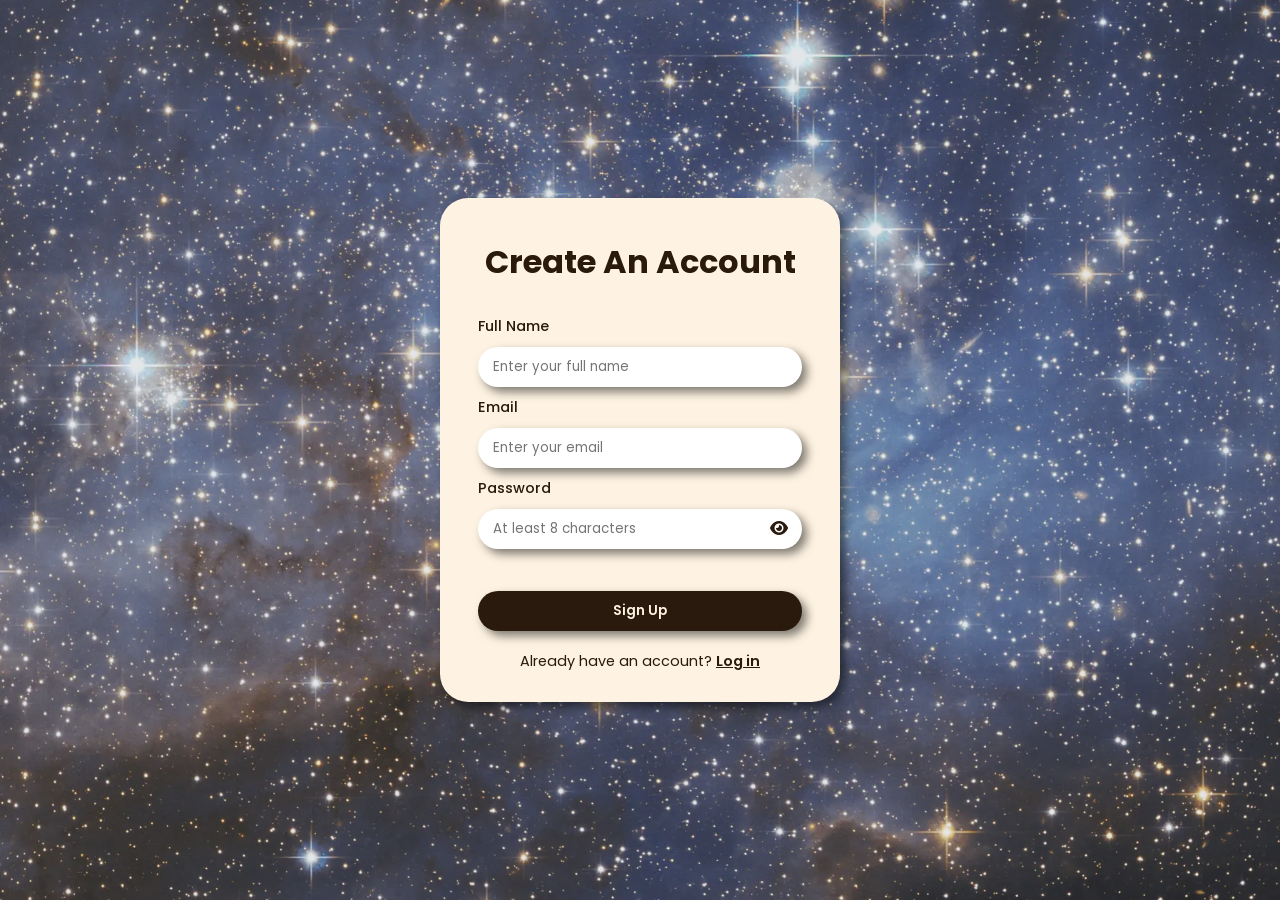
<file: index.html>
<!DOCTYPE html>
<html lang="en">
<head>
    <meta charset="UTF-8">
    <meta name="viewport" content="width=device-width, initial-scale=1.0">
    <title>Create Account</title>
    <link rel="preconnect" href="https://fonts.googleapis.com">
    <link rel="preconnect" href="https://fonts.gstatic.com" crossorigin>
    <link href="https://fonts.googleapis.com/css2?family=Poppins:wght@400;500;600;700&display=swap" rel="stylesheet">
    <link rel="stylesheet" href="https://cdnjs.cloudflare.com/ajax/libs/font-awesome/6.5.2/css/all.min.css">
    <link rel="stylesheet" href="css/style.css">
</head>
<body>
    <main>
        <div class="overlay">
            <form action="" method="post" id="signup-form">
                <h1>Create an account</h1>
                <div class="info-log">
                    <label for="fullname">Full Name</label>
                    <input type="text" name="fullName" id="fullname" placeholder="Enter your full name" autocomplete="name" required>

                    <label for="email">Email</label>
                    <input type="email" name="email" id="email" placeholder="Enter your email" autocomplete="email" required>

                    <label for="password">Password</label>
                    <div class="password-wrap">
                        <input type="password" name="password" id="password" placeholder="At least 8 characters" autocomplete="new-password" minlength="8" required>
                        <button type="button" class="toggle-password" data-target="password" aria-label="Show password">
                            <i class="fa-solid fa-eye"></i>
                        </button>
                    </div>
                    <span class="error" id="password-error" role="alert"></span>

                    <input type="submit" value="Sign Up" id="submit">
                    <p>Already have an account? <a href="login.html">Log in</a></p>
                </div>
            </form>
        </div>
    </main>
    <script src="js/main.js"></script>
</body>
</html>
</file>
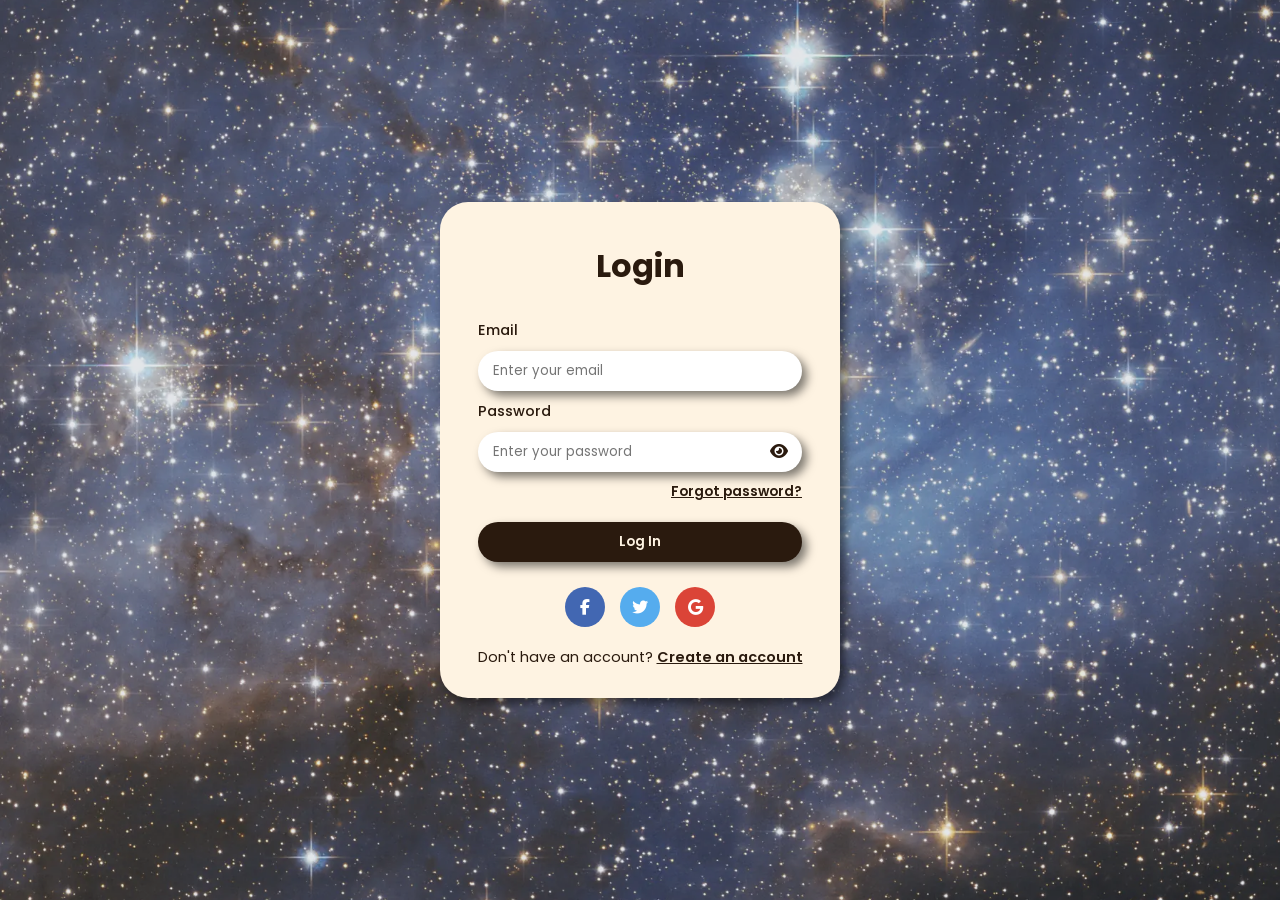
<file: login.html>
<!DOCTYPE html>
<html lang="en">
<head>
    <meta charset="UTF-8">
    <meta name="viewport" content="width=device-width, initial-scale=1.0">
    <title>Login</title>
    <link rel="preconnect" href="https://fonts.googleapis.com">
    <link rel="preconnect" href="https://fonts.gstatic.com" crossorigin>
    <link href="https://fonts.googleapis.com/css2?family=Poppins:wght@400;500;600;700&display=swap" rel="stylesheet">
    <link rel="stylesheet" href="https://cdnjs.cloudflare.com/ajax/libs/font-awesome/6.5.2/css/all.min.css">
    <link rel="stylesheet" href="css/style.css">
</head>
<body>
    <main>
        <div class="overlay">
            <form action="" method="post" id="login-form">
                <h1>Login</h1>
                <div class="info-log">
                    <label for="email">Email</label>
                    <input type="email" name="email" id="email" placeholder="Enter your email" autocomplete="email" required>

                    <label for="password">Password</label>
                    <div class="password-wrap">
                        <input type="password" name="password" id="password" placeholder="Enter your password" autocomplete="current-password" required>
                        <button type="button" class="toggle-password" data-target="password" aria-label="Show password">
                            <i class="fa-solid fa-eye"></i>
                        </button>
                    </div>
                    <div class="forgot"><a href="#">Forgot password?</a></div>

                    <input type="submit" value="Log In" id="submit">

                    <div class="social-icons">
                        <a href="#" class="facebook" aria-label="Continue with Facebook"><i class="fa-brands fa-facebook-f"></i></a>
                        <a href="#" class="twitter" aria-label="Continue with Twitter"><i class="fa-brands fa-twitter"></i></a>
                        <a href="#" class="google" aria-label="Continue with Google"><i class="fa-brands fa-google"></i></a>
                    </div>
                    <p>Don't have an account? <a href="index.html">Create an account</a></p>
                </div>
            </form>
        </div>
    </main>
    <script src="js/main.js"></script>
</body>
</html>
</file>
<file: css/style.css>
*{
    padding: 0;
    margin: 0;
    box-sizing: border-box;
}
:root{
    --main-color: #FEF3E2;
    --secondary-color: #868f9b31;
    --button-color: #F4AE52;
    --text-color: #2A1A0E;
}
body{
    font-family: 'Poppins', sans-serif;
    color: var(--text-color);
}
main{
    width: 100%;
    min-height: 100vh;
    background-color: #0b1220; /* لون احتياطي لحد ما الصورة تحمّل */
    background-image: image-set(
        url('../img/bg.webp') type('image/webp'),
        url('../img/bg.jpg') type('image/jpeg')
    );
    background-size: cover;
    background-position: center;
}
.overlay{
    width: 100%;
    min-height: 100vh;
    background-color: rgba(134, 143, 155, 0.223);
    display: flex;
    justify-content: center;
    align-items: center;
    padding: 24px 0;
}
form{
    width: 400px;
    max-width: 90%;
    background-color: var(--main-color);
    border-radius: 28px;
    box-shadow: 5px 5px 10px rgba(0, 0, 0, 0.5);
    display: flex;
    flex-direction: column;
    padding: 30px 20px;
    gap: 20px;
}
h1{
    text-align: center;
    text-transform: capitalize;
    margin: 10px;
}
.info-log{
    display: flex;
    flex-direction: column;
    gap: 10px;
}
label{
    font-size: 0.9rem;
    font-weight: 500;
    padding-left: 5%;
}
input{
    display: flex;
    width: 90%;
    height: 40px;
    border-radius: 20px;
    border: none;
    padding: 10px 15px;
    margin: 0 auto;
    font-family: inherit;
    box-shadow: 5px 5px 10px rgba(0, 0, 0, 0.5);
    transition: all 0.3s ease-in-out;
}
input:focus{
    outline: none;
    box-shadow: 5px 5px 10px rgba(0, 0, 0, 0.8);
    background-color: var(--secondary-color);
}
input[type="submit"]{
    background-color: var(--text-color);
    color: var(--main-color);
    margin-top: 10px;
    cursor: pointer;
    font-weight: 600;
    text-align: center;
    justify-content: center;
    align-items: center;
    padding: 0;
}
input[type="submit"]:hover{
    background-color: var(--button-color);
    color: var(--text-color);
    scale: 1.02;
}

/* حقل الباسورد + زرار العين */
.password-wrap{
    position: relative;
    width: 90%;
    margin: 0 auto;
}
.password-wrap input{
    width: 100%;
    padding-right: 45px;
}
.toggle-password{
    position: absolute;
    right: 14px;
    top: 50%;
    transform: translateY(-50%);
    background: none;
    border: none;
    cursor: pointer;
    color: var(--text-color);
    font-size: 1rem;
}
.toggle-password:hover{ color: var(--button-color); }

.forgot{
    text-align: right;
    padding-right: 5%;
    font-size: 0.85rem;
}

/* اللينكات */
a{
    color: var(--text-color);
    font-weight: 600;
    transition: color 0.3s;
}
a:hover{ color: var(--button-color); }

p{
    text-align: center;
    margin-top: 10px;
    font-size: 0.9rem;
}
.error{
    color: #b3261e;
    font-size: 0.8rem;
    padding-left: 5%;
    min-height: 1em;
}

/* السوشيال */
.social-icons{
    display: flex;
    justify-content: center;
    gap: 15px;
    margin-top: 15px;
}
.social-icons a{
    width: 40px;
    height: 40px;
    border-radius: 50%;
    display: flex;
    justify-content: center;
    align-items: center;
    color: white;
    text-decoration: none;
    transition: 0.3s;
}
.facebook{ background-color: #4267B2; }
.twitter{ background-color: #55ACEE; }
.google{ background-color: #DB4437; }
.social-icons a:hover{
    transform: scale(1.1);
    color: white;
}

/* إخفاء زرار العين الافتراضي بتاع Edge/IE عشان ما يتكررش مع بتاعنا */
input::-ms-reveal,
input::-ms-clear{
    display: none;
}
</file>
